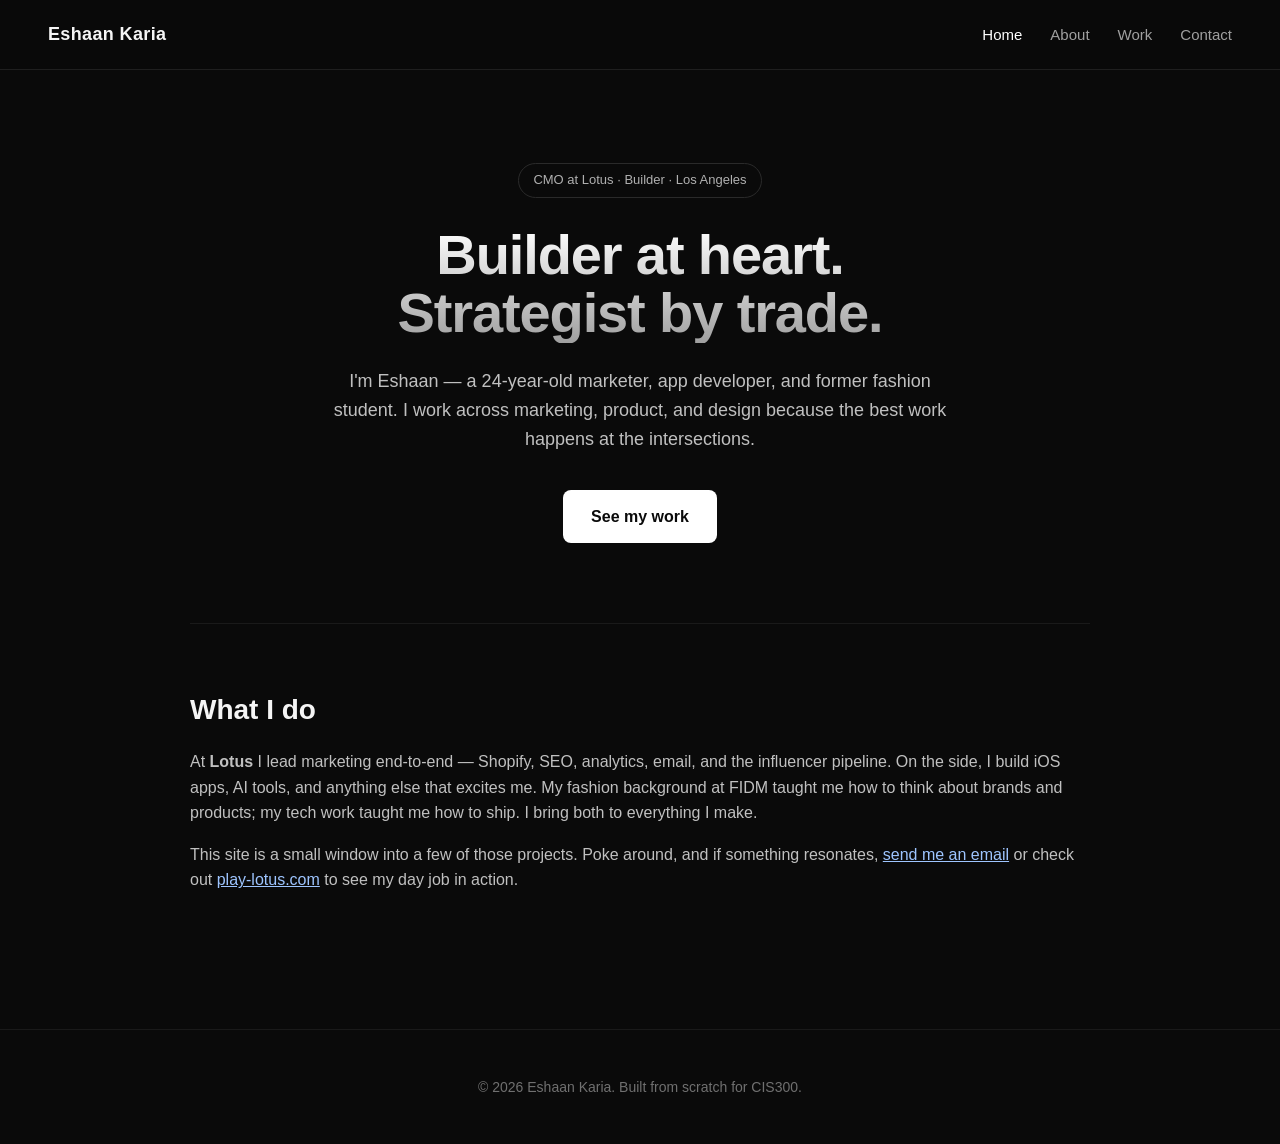
<file: index.html>
<!DOCTYPE html>
<html lang="en">
<head>
    <meta charset="UTF-8">
    <meta name="viewport" content="width=device-width, initial-scale=1.0">
    <meta name="description" content="Eshaan Karia — CMO at Lotus, app developer, and builder based in Los Angeles. Portfolio of marketing, product, and design work.">
    <meta name="keywords" content="Eshaan Karia, portfolio, CMO, Lotus, app developer, marketing, product design, Los Angeles">
    <meta name="author" content="Eshaan Karia">
    <title>Eshaan Karia — Portfolio</title>
    <link rel="stylesheet" href="style.css">
    <!-- Google tag (gtag.js) -->
    <script async src="https://www.googletagmanager.com/gtag/js?id=G-Q1THVRQMTK"></script>
    <script>
      window.dataLayer = window.dataLayer || [];
      function gtag(){dataLayer.push(arguments);}
      gtag('js', new Date());
      gtag('config', 'G-Q1THVRQMTK');
    </script>
</head>
<body>
    <header class="site-header">
        <div class="brand">Eshaan Karia</div>
        <nav class="site-nav" aria-label="Primary">
            <ul>
                <li><a href="index.html" class="active">Home</a></li>
                <li><a href="about.html">About</a></li>
                <li><a href="work.html">Work</a></li>
                <li><a href="contact.html">Contact</a></li>
            </ul>
        </nav>
    </header>

    <main>
        <section class="hero">
            <p class="eyebrow">CMO at Lotus · Builder · Los Angeles</p>
            <h1>Builder at heart.<br>Strategist by trade.</h1>
            <p class="lede">
                I'm Eshaan — a 24-year-old marketer, app developer, and former fashion
                student. I work across marketing, product, and design because the best
                work happens at the intersections.
            </p>
            <a class="cta" href="work.html">See my work</a>
        </section>

        <section class="intro">
            <h2>What I do</h2>
            <p>
                At <strong>Lotus</strong> I lead marketing end-to-end — Shopify, SEO,
                analytics, email, and the influencer pipeline. On the side, I build iOS
                apps, AI tools, and anything else that excites me. My fashion background
                at FIDM taught me how to think about brands and products; my tech work
                taught me how to ship. I bring both to everything I make.
            </p>
            <p>
                This site is a small window into a few of those projects. Poke around,
                and if something resonates,
                <a href="mailto:eshaankaria@gmail.com">send me an email</a> or check out
                <a href="https://play-lotus.com" target="_blank" rel="noopener">play-lotus.com</a>
                to see my day job in action.
            </p>
        </section>
    </main>

    <footer class="site-footer">
        <p>&copy; 2026 Eshaan Karia. Built from scratch for CIS300.</p>
    </footer>
</body>
</html>
</file>
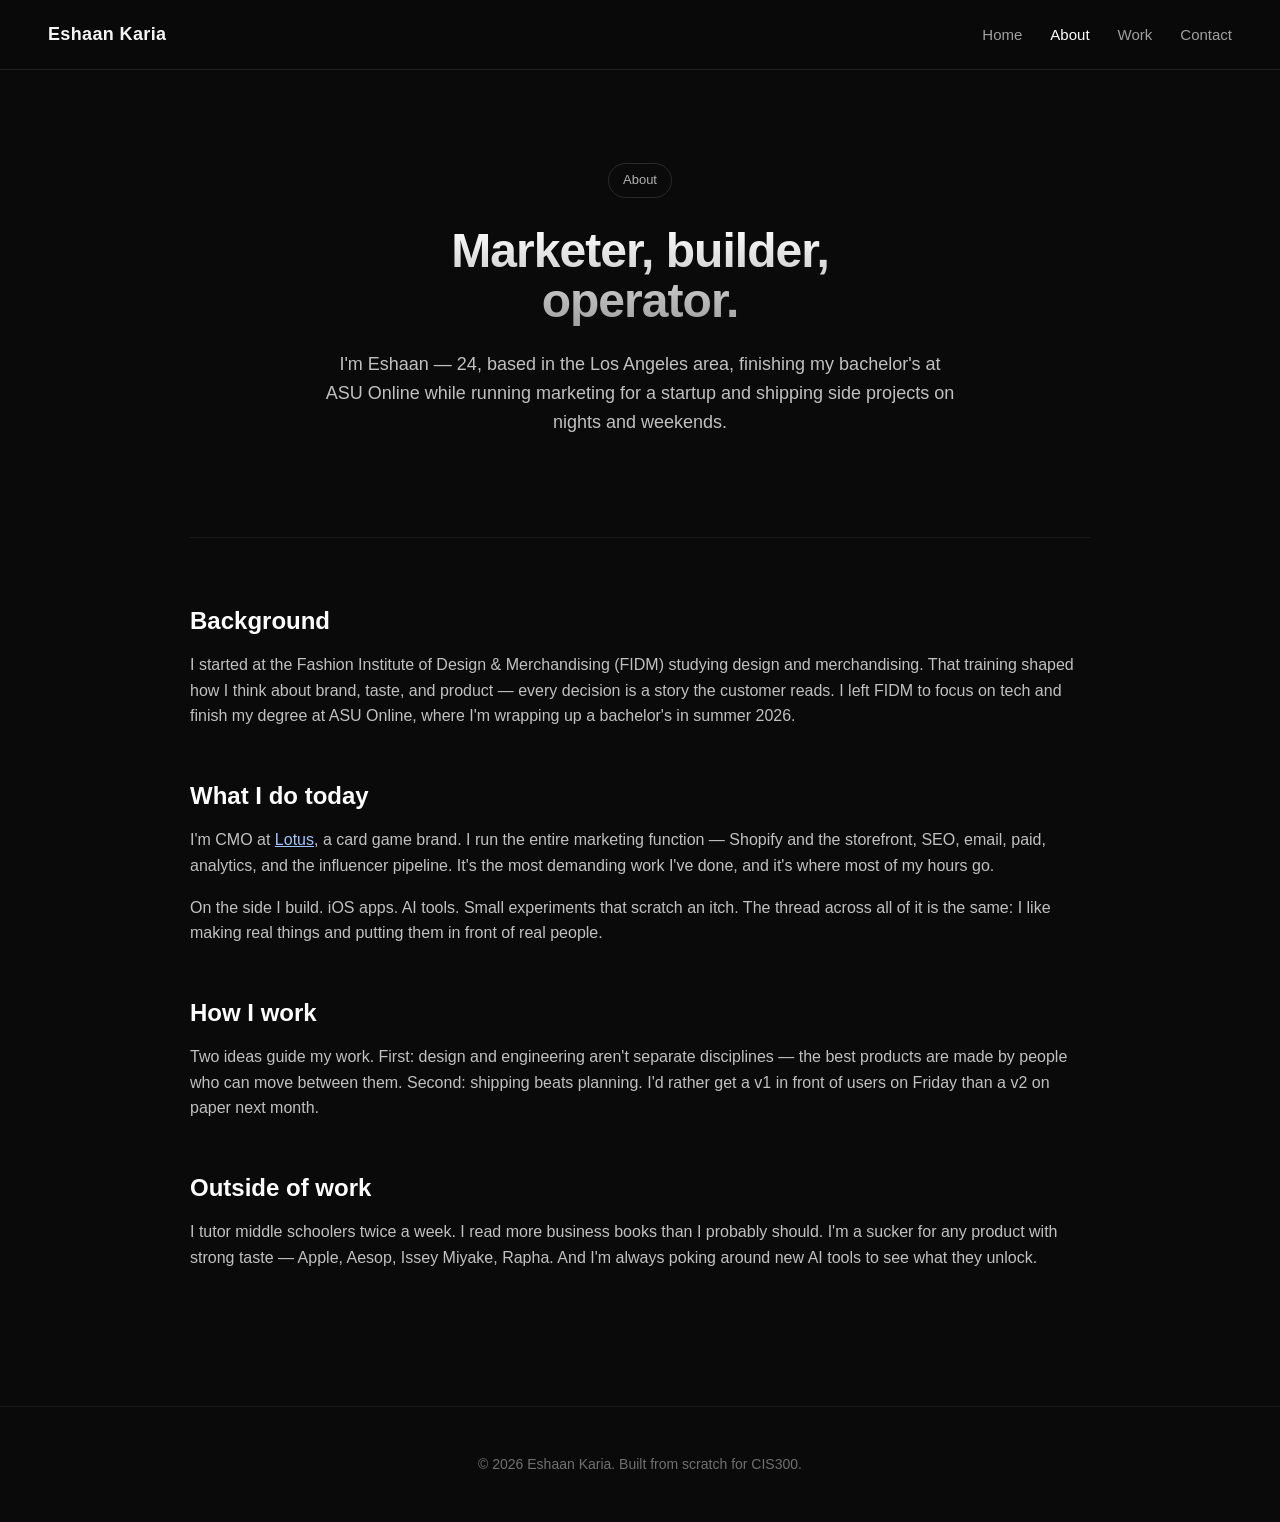
<file: about.html>
<!DOCTYPE html>
<html lang="en">
<head>
    <meta charset="UTF-8">
    <meta name="viewport" content="width=device-width, initial-scale=1.0">
    <meta name="description" content="About Eshaan Karia — CMO at Lotus, FIDM-trained, app and AI builder based in Los Angeles.">
    <meta name="keywords" content="Eshaan Karia, about, CMO, Lotus, FIDM, ASU, builder, Los Angeles">
    <meta name="author" content="Eshaan Karia">
    <title>About — Eshaan Karia</title>
    <link rel="stylesheet" href="style.css">
    <!-- Google tag (gtag.js) -->
    <script async src="https://www.googletagmanager.com/gtag/js?id=G-Q1THVRQMTK"></script>
    <script>
      window.dataLayer = window.dataLayer || [];
      function gtag(){dataLayer.push(arguments);}
      gtag('js', new Date());
      gtag('config', 'G-Q1THVRQMTK');
    </script>
</head>
<body>
    <header class="site-header">
        <div class="brand">Eshaan Karia</div>
        <nav class="site-nav" aria-label="Primary">
            <ul>
                <li><a href="index.html">Home</a></li>
                <li><a href="about.html" class="active">About</a></li>
                <li><a href="work.html">Work</a></li>
                <li><a href="contact.html">Contact</a></li>
            </ul>
        </nav>
    </header>

    <main>
        <section class="page-head">
            <p class="eyebrow">About</p>
            <h1>Marketer, builder,<br>operator.</h1>
            <p class="lede">
                I'm Eshaan — 24, based in the Los Angeles area, finishing my bachelor's
                at ASU Online while running marketing for a startup and shipping side
                projects on nights and weekends.
            </p>
        </section>

        <section class="prose">
            <h2>Background</h2>
            <p>
                I started at the Fashion Institute of Design &amp; Merchandising (FIDM)
                studying design and merchandising. That training shaped how I think about
                brand, taste, and product — every decision is a story the customer reads.
                I left FIDM to focus on tech and finish my degree at ASU Online, where
                I'm wrapping up a bachelor's in summer 2026.
            </p>

            <h2>What I do today</h2>
            <p>
                I'm CMO at <a href="https://play-lotus.com" target="_blank" rel="noopener">Lotus</a>,
                a card game brand. I run the entire marketing function — Shopify and the
                storefront, SEO, email, paid, analytics, and the influencer pipeline. It's
                the most demanding work I've done, and it's where most of my hours go.
            </p>
            <p>
                On the side I build. iOS apps. AI tools. Small experiments that scratch
                an itch. The thread across all of it is the same: I like making real
                things and putting them in front of real people.
            </p>

            <h2>How I work</h2>
            <p>
                Two ideas guide my work. First: design and engineering aren't separate
                disciplines — the best products are made by people who can move between
                them. Second: shipping beats planning. I'd rather get a v1 in front of
                users on Friday than a v2 on paper next month.
            </p>

            <h2>Outside of work</h2>
            <p>
                I tutor middle schoolers twice a week. I read more business books than
                I probably should. I'm a sucker for any product with strong taste —
                Apple, Aesop, Issey Miyake, Rapha. And I'm always poking around new
                AI tools to see what they unlock.
            </p>
        </section>
    </main>

    <footer class="site-footer">
        <p>&copy; 2026 Eshaan Karia. Built from scratch for CIS300.</p>
    </footer>
</body>
</html>
</file>
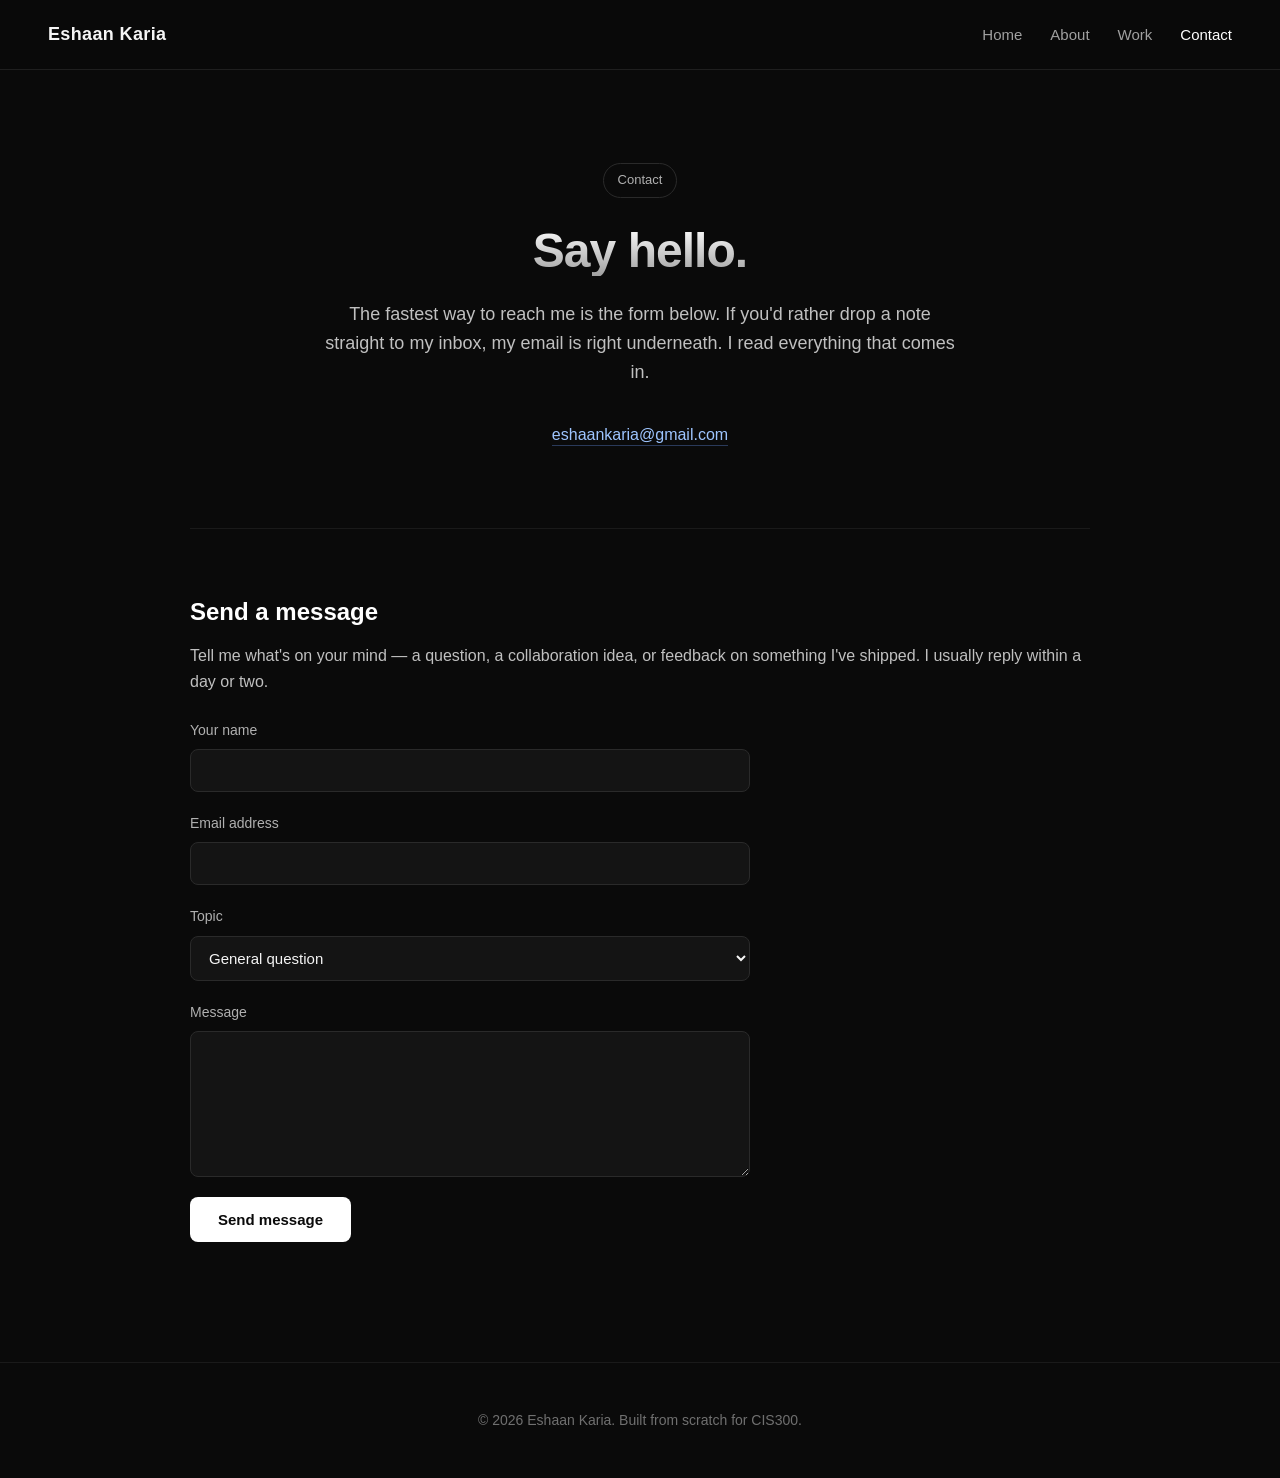
<file: contact.html>
<!DOCTYPE html>
<html lang="en">
<head>
    <meta charset="UTF-8">
    <meta name="viewport" content="width=device-width, initial-scale=1.0">
    <meta name="description" content="Get in touch with Eshaan Karia — questions, collaborations, or just to say hi.">
    <meta name="keywords" content="Eshaan Karia, contact, email, collaboration">
    <meta name="author" content="Eshaan Karia">
    <title>Contact — Eshaan Karia</title>
    <link rel="stylesheet" href="style.css">
    <!-- Google tag (gtag.js) -->
    <script async src="https://www.googletagmanager.com/gtag/js?id=G-Q1THVRQMTK"></script>
    <script>
      window.dataLayer = window.dataLayer || [];
      function gtag(){dataLayer.push(arguments);}
      gtag('js', new Date());
      gtag('config', 'G-Q1THVRQMTK');
    </script>
</head>
<body>
    <header class="site-header">
        <div class="brand">Eshaan Karia</div>
        <nav class="site-nav" aria-label="Primary">
            <ul>
                <li><a href="index.html">Home</a></li>
                <li><a href="about.html">About</a></li>
                <li><a href="work.html">Work</a></li>
                <li><a href="contact.html" class="active">Contact</a></li>
            </ul>
        </nav>
    </header>

    <main>
        <section class="page-head">
            <p class="eyebrow">Contact</p>
            <h1>Say hello.</h1>
            <p class="lede">
                The fastest way to reach me is the form below. If you'd rather drop
                a note straight to my inbox, my email is right underneath. I read
                everything that comes in.
            </p>
            <p class="email-line">
                <a href="mailto:eshaankaria@gmail.com">eshaankaria@gmail.com</a>
            </p>
        </section>

        <section class="prose">
            <h2>Send a message</h2>
            <p>
                Tell me what's on your mind — a question, a collaboration idea, or
                feedback on something I've shipped. I usually reply within a day or two.
            </p>

            <form class="contact-form" action="#" method="post">
                <div class="field">
                    <label for="name">Your name</label>
                    <input type="text" id="name" name="name" required>
                </div>

                <div class="field">
                    <label for="email">Email address</label>
                    <input type="email" id="email" name="email" required>
                </div>

                <div class="field">
                    <label for="topic">Topic</label>
                    <select id="topic" name="topic">
                        <option value="general">General question</option>
                        <option value="collab">Collaboration</option>
                        <option value="lotus">Lotus / marketing work</option>
                        <option value="other">Other</option>
                    </select>
                </div>

                <div class="field">
                    <label for="message">Message</label>
                    <textarea id="message" name="message" rows="6" required></textarea>
                </div>

                <button type="submit" class="cta">Send message</button>
            </form>
        </section>
    </main>

    <footer class="site-footer">
        <p>&copy; 2026 Eshaan Karia. Built from scratch for CIS300.</p>
    </footer>
</body>
</html>
</file>
<file: style.css>
/* Eshaan Karia — Portfolio (CIS300) */

body {
    margin: 0;
    padding: 0;
    font-family: -apple-system, "Helvetica Neue", Arial, sans-serif;
    background-color: #0a0a0a;
    color: #f5f5f5;
    line-height: 1.6;
    -webkit-font-smoothing: antialiased;
}

.site-header {
    display: flex;
    align-items: center;
    justify-content: space-between;
    padding: 20px 48px;
    border-bottom: 1px solid #1f1f1f;
    position: sticky;
    top: 0;
    background-color: rgba(10, 10, 10, 0.85);
    backdrop-filter: blur(8px);
}

.brand {
    font-weight: 700;
    font-size: 18px;
    letter-spacing: 0.02em;
}

.site-nav ul {
    list-style: none;
    display: flex;
    gap: 28px;
    margin: 0;
    padding: 0;
}

.site-nav a {
    color: #a0a0a0;
    text-decoration: none;
    font-size: 15px;
    transition: color 0.2s ease;
}

.site-nav a:hover,
.site-nav a.active {
    color: #ffffff;
}

main {
    max-width: 900px;
    margin: 0 auto;
    padding: 80px 32px 120px;
}

.hero {
    text-align: center;
    padding-bottom: 80px;
    border-bottom: 1px solid #1a1a1a;
}

.eyebrow {
    display: inline-block;
    padding: 6px 14px;
    border: 1px solid #2a2a2a;
    border-radius: 999px;
    font-size: 13px;
    color: #b0b0b0;
    margin-bottom: 28px;
}

h1 {
    font-size: 56px;
    font-weight: 700;
    line-height: 1.05;
    letter-spacing: -0.02em;
    margin: 0 0 24px;
    background: linear-gradient(180deg, #ffffff 0%, #a0a0a0 100%);
    -webkit-background-clip: text;
    -webkit-text-fill-color: transparent;
}

.lede {
    font-size: 18px;
    color: #c0c0c0;
    max-width: 640px;
    margin: 0 auto 36px;
}

.cta {
    display: inline-block;
    padding: 14px 28px;
    background-color: #ffffff;
    color: #0a0a0a;
    text-decoration: none;
    border-radius: 8px;
    font-weight: 600;
    transition: transform 0.15s ease;
}

.cta:hover {
    transform: translateY(-2px);
}

.intro {
    padding-top: 64px;
}

.intro h2 {
    font-size: 28px;
    margin: 0 0 16px;
}

.intro p {
    color: #c0c0c0;
    margin: 0 0 16px;
}

.intro a {
    color: #9ec5ff;
}

.site-footer {
    text-align: center;
    padding: 32px;
    color: #707070;
    font-size: 14px;
    border-top: 1px solid #1a1a1a;
}

/* Inner pages: about, work, contact */

.page-head {
    text-align: center;
    padding-bottom: 64px;
    border-bottom: 1px solid #1a1a1a;
    margin-bottom: 64px;
}

.page-head h1 {
    font-size: 48px;
}

.email-line {
    margin-top: 24px;
    font-size: 16px;
}

.email-line a {
    color: #9ec5ff;
    text-decoration: none;
    border-bottom: 1px solid #2a3a5a;
    padding-bottom: 2px;
}

.prose h2 {
    font-size: 24px;
    margin: 48px 0 12px;
    color: #ffffff;
}

.prose p {
    color: #c0c0c0;
    margin: 0 0 16px;
}

.prose a {
    color: #9ec5ff;
}

/* Projects table (work.html) */

.table-wrap {
    overflow-x: auto;
    margin: 32px 0 16px;
}

table.projects {
    width: 100%;
    border-collapse: collapse;
    font-size: 15px;
}

table.projects caption {
    text-align: left;
    color: #909090;
    padding: 0 0 12px;
    font-size: 13px;
    text-transform: uppercase;
    letter-spacing: 0.08em;
}

table.projects th,
table.projects td {
    padding: 14px 16px;
    text-align: left;
    border-bottom: 1px solid #1f1f1f;
}

table.projects th {
    color: #ffffff;
    font-weight: 600;
    background-color: #141414;
}

table.projects tbody tr:hover {
    background-color: #111111;
}

/* Video block (work.html) */

.video-wrap {
    margin: 32px 0 16px;
    padding: 0;
}

.video-wrap video {
    width: 100%;
    max-width: 720px;
    height: auto;
    border-radius: 10px;
    border: 1px solid #1f1f1f;
    background-color: #000;
    display: block;
}

.video-wrap figcaption {
    margin-top: 10px;
    font-size: 13px;
    color: #808080;
    text-align: left;
}

/* Contact form (contact.html) */

.contact-form {
    margin-top: 24px;
    display: flex;
    flex-direction: column;
    gap: 20px;
    max-width: 560px;
}

.field {
    display: flex;
    flex-direction: column;
    gap: 8px;
}

.field label {
    font-size: 14px;
    color: #b0b0b0;
}

.field input,
.field textarea,
.field select {
    background-color: #141414;
    border: 1px solid #2a2a2a;
    color: #f5f5f5;
    padding: 12px 14px;
    border-radius: 8px;
    font-size: 15px;
    font-family: inherit;
    transition: border-color 0.15s ease;
}

.field input:focus,
.field textarea:focus,
.field select:focus {
    outline: none;
    border-color: #4a6a9a;
}

.field textarea {
    resize: vertical;
    min-height: 120px;
}

.contact-form button.cta {
    align-self: flex-start;
    border: none;
    cursor: pointer;
    font-size: 15px;
}

@media (max-width: 640px) {
    .site-header {
        padding: 16px 20px;
    }

    main {
        padding: 48px 20px 80px;
    }

    h1 {
        font-size: 40px;
    }

    .page-head h1 {
        font-size: 36px;
    }
}
</file>
